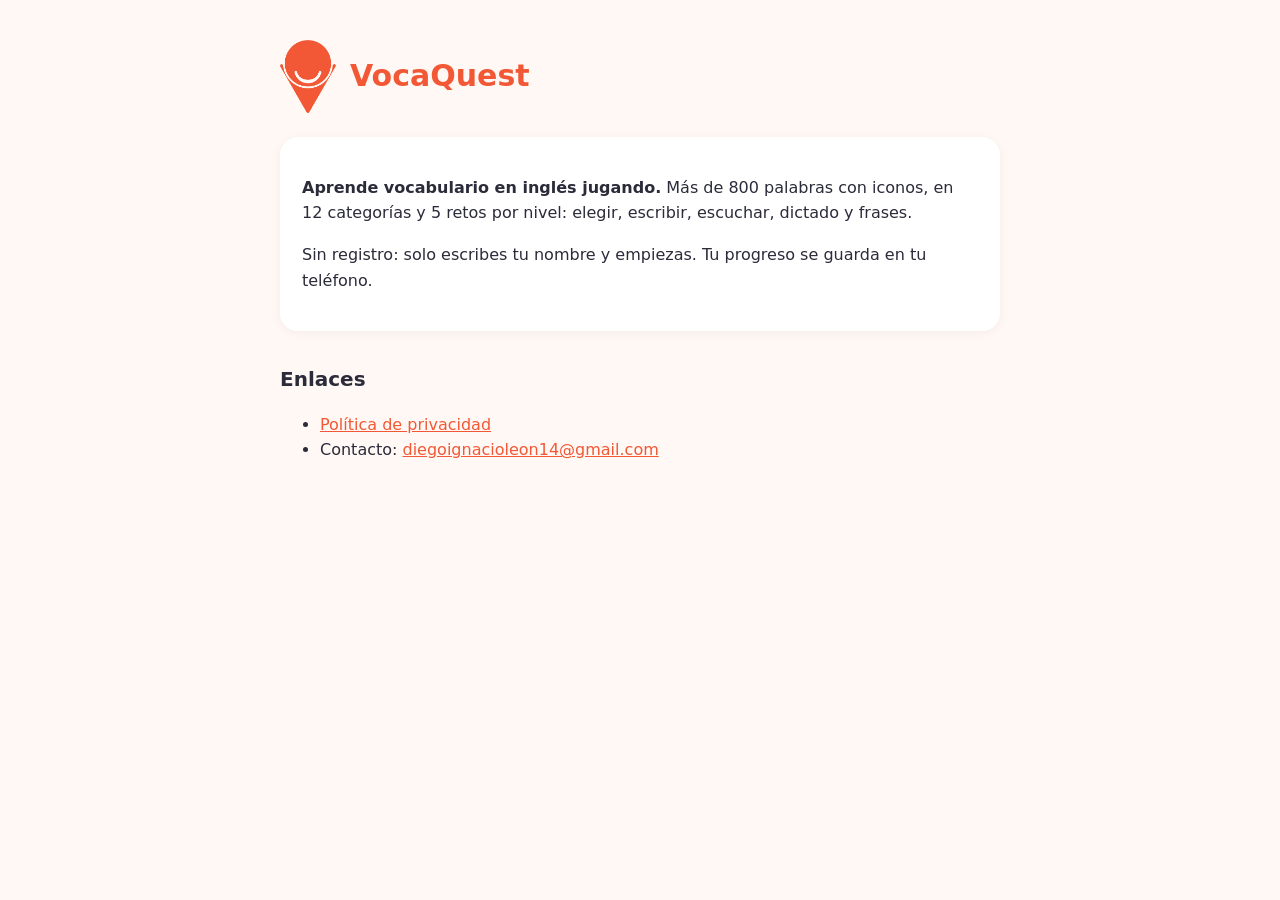
<file: index.html>
<!doctype html>
<html lang="es"><head><meta charset="utf-8"><meta name="viewport" content="width=device-width,initial-scale=1">
<title>VocaQuest</title><link rel="stylesheet" href="style.css"></head>
<body><main>
<header><img src="isotipo.png" alt=""><h1>VocaQuest</h1></header>
<div class="card">
<p><strong>Aprende vocabulario en inglés jugando.</strong> Más de 800 palabras con iconos, en 12 categorías y 5 retos por nivel: elegir, escribir, escuchar, dictado y frases.</p>
<p>Sin registro: solo escribes tu nombre y empiezas. Tu progreso se guarda en tu teléfono.</p>
</div>
<h2>Enlaces</h2>
<ul>
<li><a href="privacidad.html">Política de privacidad</a></li>
<li>Contacto: <a href="mailto:diegoignacioleon14@gmail.com">diegoignacioleon14@gmail.com</a></li>
</ul>
</main></body></html>
</file>
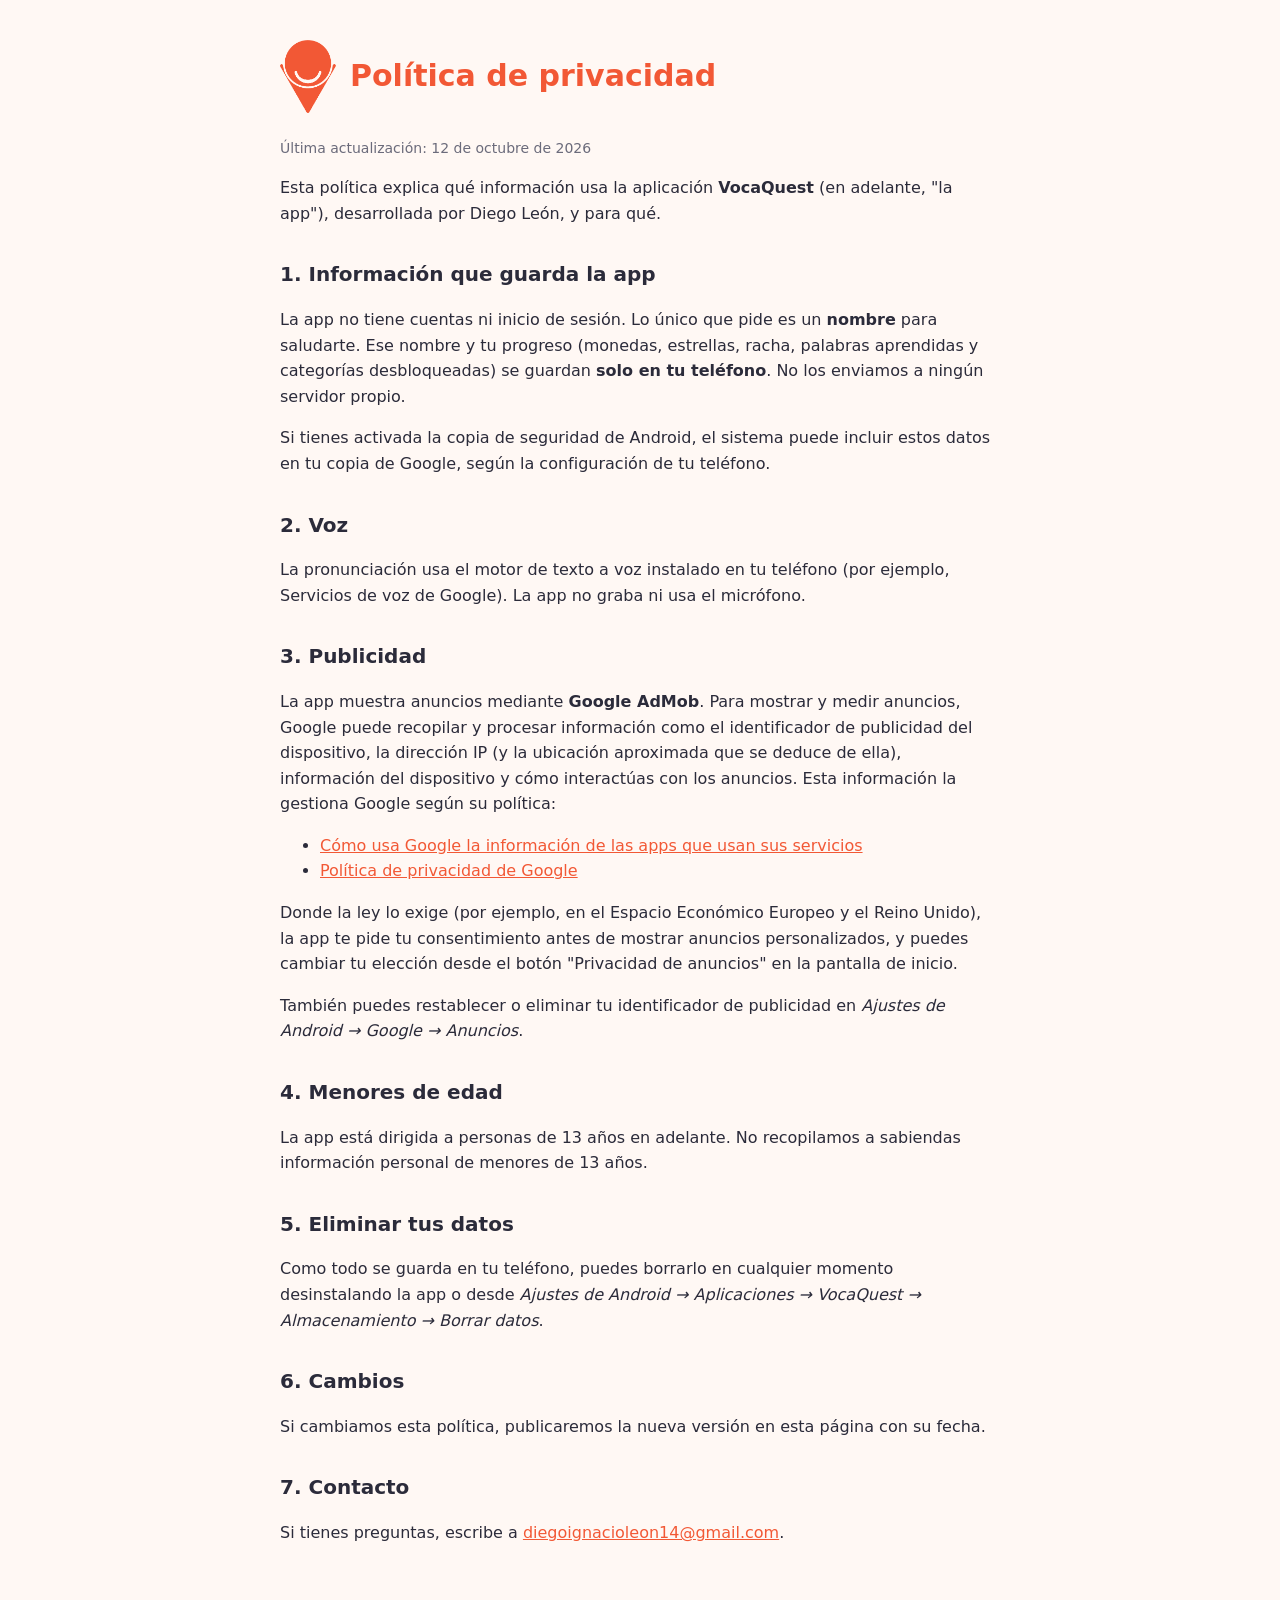
<file: privacidad.html>
<!doctype html>
<html lang="es"><head><meta charset="utf-8"><meta name="viewport" content="width=device-width,initial-scale=1">
<title>Política de privacidad · VocaQuest</title><link rel="stylesheet" href="style.css"></head>
<body><main>
<header><img src="isotipo.png" alt=""><h1>Política de privacidad</h1></header>
<p class="mut">Última actualización: 12 de octubre de 2026</p>

<p>Esta política explica qué información usa la aplicación <strong>VocaQuest</strong> (en adelante, "la app"), desarrollada por Diego León, y para qué.</p>

<h2>1. Información que guarda la app</h2>
<p>La app no tiene cuentas ni inicio de sesión. Lo único que pide es un <strong>nombre</strong> para saludarte. Ese nombre y tu progreso (monedas, estrellas, racha, palabras aprendidas y categorías desbloqueadas) se guardan <strong>solo en tu teléfono</strong>. No los enviamos a ningún servidor propio.</p>
<p>Si tienes activada la copia de seguridad de Android, el sistema puede incluir estos datos en tu copia de Google, según la configuración de tu teléfono.</p>

<h2>2. Voz</h2>
<p>La pronunciación usa el motor de texto a voz instalado en tu teléfono (por ejemplo, Servicios de voz de Google). La app no graba ni usa el micrófono.</p>

<h2>3. Publicidad</h2>
<p>La app muestra anuncios mediante <strong>Google AdMob</strong>. Para mostrar y medir anuncios, Google puede recopilar y procesar información como el identificador de publicidad del dispositivo, la dirección IP (y la ubicación aproximada que se deduce de ella), información del dispositivo y cómo interactúas con los anuncios. Esta información la gestiona Google según su política:</p>
<ul>
<li><a href="https://policies.google.com/technologies/partner-sites">Cómo usa Google la información de las apps que usan sus servicios</a></li>
<li><a href="https://policies.google.com/privacy">Política de privacidad de Google</a></li>
</ul>
<p>Donde la ley lo exige (por ejemplo, en el Espacio Económico Europeo y el Reino Unido), la app te pide tu consentimiento antes de mostrar anuncios personalizados, y puedes cambiar tu elección desde el botón "Privacidad de anuncios" en la pantalla de inicio.</p>
<p>También puedes restablecer o eliminar tu identificador de publicidad en <em>Ajustes de Android → Google → Anuncios</em>.</p>

<h2>4. Menores de edad</h2>
<p>La app está dirigida a personas de 13 años en adelante. No recopilamos a sabiendas información personal de menores de 13 años.</p>

<h2>5. Eliminar tus datos</h2>
<p>Como todo se guarda en tu teléfono, puedes borrarlo en cualquier momento desinstalando la app o desde <em>Ajustes de Android → Aplicaciones → VocaQuest → Almacenamiento → Borrar datos</em>.</p>

<h2>6. Cambios</h2>
<p>Si cambiamos esta política, publicaremos la nueva versión en esta página con su fecha.</p>

<h2>7. Contacto</h2>
<p>Si tienes preguntas, escribe a <a href="mailto:diegoignacioleon14@gmail.com">diegoignacioleon14@gmail.com</a>.</p>
</main></body></html>
</file>
<file: style.css>
:root{--o:#F25835;--ink:#2B2B3A;--mut:#6B6B7B;--bg:#FFF8F4}
*{box-sizing:border-box}body{margin:0;font-family:system-ui,-apple-system,Segoe UI,Roboto,sans-serif;background:var(--bg);color:var(--ink);line-height:1.6}
main{max-width:760px;margin:0 auto;padding:40px 20px 60px}
header{display:flex;align-items:center;gap:14px;margin-bottom:24px}header img{width:56px}
h1{color:var(--o);margin:0;font-size:30px}h2{margin-top:32px;font-size:20px}
a{color:var(--o)}p,li{color:var(--ink)}.mut{color:var(--mut);font-size:14px}
.card{background:#fff;border-radius:18px;padding:22px;box-shadow:0 2px 12px rgba(0,0,0,.05)}
</file>
